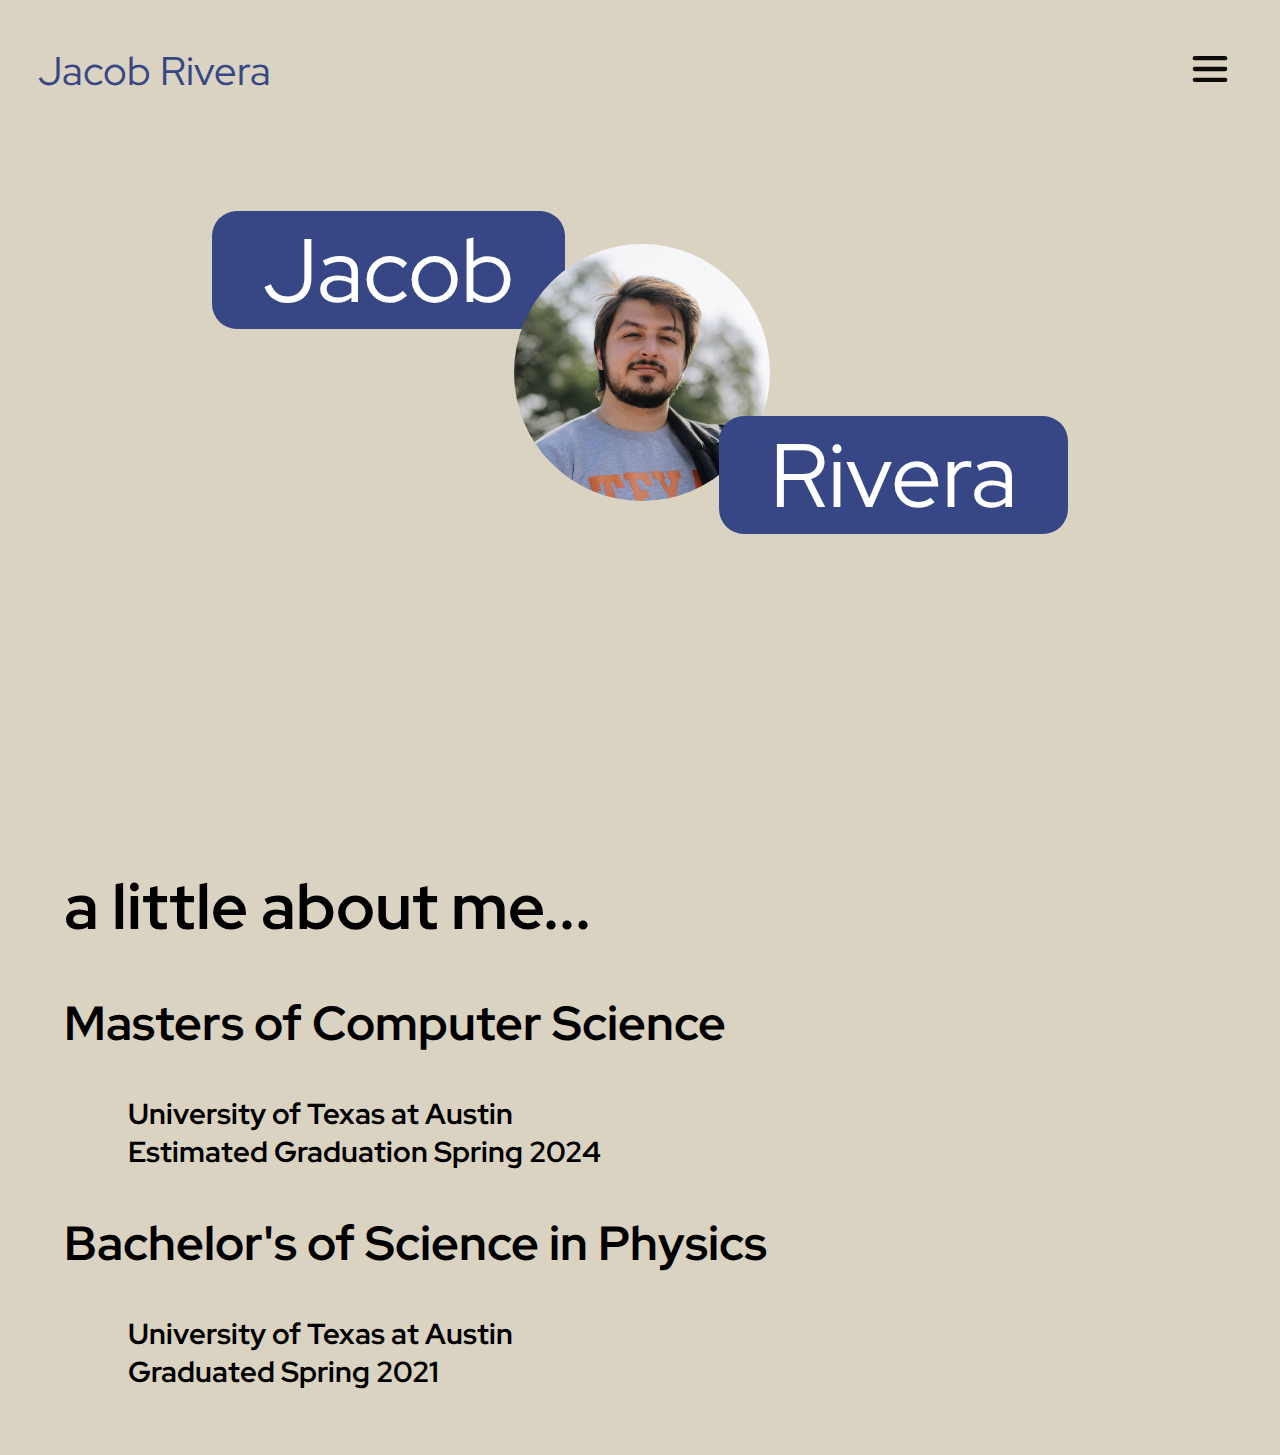
<file: index.html>
<!DOCTYPE html>
<html lang="en">
  <head>
    <meta charset="UTF-8">
    <meta name="viewport" content="width=device-width, initial-scale=1.0">
    <meta http-equiv="X-UA-Compatible" content="ie=edge">
    <title>Jacob Rivera</title>
    <link rel="stylesheet" href="style.css">
    <script src="index.js"></script>
    <link rel="preconnect" href="https://fonts.googleapis.com">
    <link rel="preconnect" href="https://fonts.gstatic.com" crossorigin>
    <link href="https://fonts.googleapis.com/css2?family=Red+Hat+Display:wght@600&display=swap" rel="stylesheet">
    <script async src="https://basicons.xyz/embed.js"> </script>
</head>

 <body>
    <div class="header">
        <div class="header-left">
            Jacob Rivera
        </div>
        <div class="header-right">

            <button id="menu-button" onclick="openNav()">
                <img src="./images/icons/MenuHambuger.svg" alt="Menu icon" id="menu-icon" />

            </button>
            <!-- <img src="./images/icons/icons8-menu-rounded-ios-16-filled-96.png" alt="Menu icon" id="menu-icon"> -->

            <!-- <ul class="list">
                <li><a href="index.html">header link one</a></li>
                <li><a href="index.html">header link two</a></li>
                <li><a href="index.html">header link three</a></li>
            </ul> -->
        </div>

    </div>

    <div id="mySidenav" class="sidenav">
        <a href="javascript:void(0)" class="closebtn" onclick="closeNav()">&times;</a>
        <a href="#">Resume/CV</a>
        <a href="#">Projects</a>
    </div>


    <div class="intro" id="big-name">
        <div class="intro-side" id="name-left">
            <span class = "intro-name">Jacob</span>
        </div>
        <!-- <div class="intro-mid"> -->
            <img src="./images/jacob1.png" alt="A picture of Jacob Rivera" id="selfie">
        <!-- </div> -->
        <div class = "intro-side" id="name-right">
            <span class = "intro-name">Rivera</span>
        </div>


    </div>

    <!-- <div class="intr" id="name">
        <div class="intro-left">
            <h1>Hi, I'm Jacob!</h1>
            <h3>and thanks for visiting! Here you will find all about me! I have a little about myself down below, but you can find my resume, personal projects, and other stuff at the top of the page! </h3>
        </div>

        <div class = "intro-right">
            <img src="./images/jacob1.png" alt="A picture of Jacob Rivera" id="selfi">


        </div>


    </div> -->

    <div class="about_me" id="about_me">
        <h1>a little about me...</h1>
        <div class = "education">
            <h2>Masters of Computer Science</h2>
            <span class="one-tab">
                <h3>University of Texas at Austin</h3>
            <h3>Estimated Graduation Spring 2024</h3>
            </span>

            <h2>Bachelor's of Science in Physics</h2>
            <span class="one-tab">
                <h3>University of Texas at Austin</h3>
            <h3>Graduated Spring 2021</h3>
            </span>
        </div>

    </div>

    <div>

        


    </div>


        <!-- <div class="belowHeader">
            <div class="left-below-header">
                <div class="hero-main-text">
                    This website is awesome
                </div>
                <div class="hero-second-text">
                    This website has some subtext that goes here under the main title. It's a smaller font and the color is lower contrast.
                </div>
                <button>Sign up</button>
            </div>

            <div class="right-below-header">
                this is a placeholder for an image
                <img src="./images/axolotl.jpeg" alt="A picture of an axolotl" id="axolotl"> -->


  </body>
</html>
</file>
<file: style.css>
body {
    margin: 0px 0px 0px 0px;

    /* font-family:'Roboto Light', 'Roboto Medium', 'Roboto'; */
    background-color: #A8D0E6;

    color:white;
    font-family: 'Red Hat Display', sans-serif;
    background: rgb(218,211,194);
    /* linear-gradient(#A8D0E6 100vh, #A8D0E6, #24305E 100% ); */
}



.header {
    /* width:75%; */
    margin: 2% 2% 2% 2%;

    display: flex;
    justify-content:space-between;
    margin-bottom: 30px;
    color: #374785;
    height: 10vh;
    /* background-color: 	#A8D0E6; */
    /* width:75%; */
    /* padding-bottom: 100px; */
    /* gap: 30px; */
}

.header-left {
    display: flex;
    justify-content: flex-start;
    align-items: center;
    padding: 1%;
    font-size: 250%;
}

.header-right {
    display: flex;
    justify-content: flex-end;
    align-items: center;
    padding: 1%;
}

#menu-icon {
    width: 1%;
    height: auto;
}


h1 {
    /* text-size-adjust: 100px; */
    font-size: 400%;
}
h2 {
    font-size: 300%;
}

h3{
    font-size: 180%;
}


.intro {
    padding: 5% 10% 10% 10%;
    display:flex;
    align-items: center;
    justify-content:center;
    /* margin-top: 10%;
    margin-left: 10%;
    margin-right: 10%;
    margin-bottom: 15%; */
    /* background-color: white; */
    margin-bottom: 10%;
}

#big-name {
    display: flex;
    justify-content: center;
    margin-top: 5%;
}

/* .intro-left {
    text-align: center;
    background-color: #a1ced7;
    width: 30%;
    height: 10%
} */
.intro-mid {
    display:flex;
    align-items: center;
    justify-content: center;
}
.intro-side{
    /* max-width: 30%; */
    /* margin: 5%; */
    background-color: #374785;
    border-radius: 25px;
    width: auto;
    /* min-width: 10%; */
    height: auto;
    text-align: center;
    padding-left: 2vw;
    padding-right: 2vw;

    position:relative;
}

#name-left {
    bottom: 8vw;
    left: 4vw;
    z-index:-1;
}
#name-right {
    top: 8vw;
    right: 4vw;
}
.intro-name {
    font-size: 7vw;
    padding: 2vw;
}

#selfie {
    width:25%;
    height:auto;
    border-radius: 50%;

}

img {
    max-width: 100%;
    height: auto;
}


#menu-button {
    /* border: none;
    /* color: black; */
    /* padding: 15px 32px; */
    text-align: center;
    text-decoration: none;
    display: inline-block;
    border: none;
    cursor: pointer;
    appearance: none;
    background-color: inherit;

    width: 5vw;
    height: auto;

}


#menu-button img {
    width: 100%;
    height: auto;
  }



/* The side navigation menu */
.sidenav {
    height: 100%; /* 100% Full-height */
    width: 0; /* 0 width - change this with JavaScript */
    position: fixed; /* Stay in place */
    z-index: 1; /* Stay on top */
    top: 0; /* Stay at the top */
    right: 0;
    background-color: #111; /* Black*/
    overflow-x: hidden; /* Disable horizontal scroll */
    padding-top: 60px; /* Place content 60px from the top */
    transition: 0.5s; /* 0.5 second transition effect to slide in the sidenav */
    opacity: 90%;
}
  
  /* The navigation menu links */
  .sidenav a {
    padding: 8px 8px 8px 32px;
    text-decoration: none;
    font-size: 25px;
    color: #818181;
    display: block;
    transition: 0.3s;
    opacity: 100%;
  }
  
  /* When you mouse over the navigation links, change their color */
  .sidenav a:hover {
    color: #f1f1f1;
    opacity: 100%;

  }
  
  /* Position and style the close button (top right corner) */
  .sidenav .closebtn {
    position: absolute;
    top: 0;
    left: 0;
    bottom: 1%;
    font-size: 36px;
    margin-right: 50px;
  }
  
  /* Style page content - use this if you want to push the page content to the right when you open the side navigation */
  #main {
    transition: margin-left .5s;
    padding: 20px;
  }
  
  /* On smaller screens, where height is less than 450px, change the style of the sidenav (less padding and a smaller font size) */
  @media screen and (max-height: 450px) {
    .sidenav {padding-top: 15px;}
    .sidenav a {font-size: 18px;}
  }
/* Keeping above */




/* Body below pic and name */


.about_me {
    /* height: 100vh; */
    /* width: 50vw; */
    /* background-color: #374785; */
    /* display: flex; */
    /* background: linear-gradient(#A8D0E6, 20%, #374785 100% ); */
    /* background: linear-gradient(red 0%, orange 25%, yellow 50%, green 75%, blue 100%); */
    /* background-color: linear-gradient(#10416b, black);  */
    color: black;
    /* background-color: white; */
    /* margin: 0px 0px 0px 0px; */
    padding: 5% 5% 5% 5%;

}

.about_me h3 {
    margin: 0%;
}

.one-tab{
    display: inline-block;
    margin-left: 4em;
}






.hero {
    color: white;
    background-color: #a1ced7;
    margin: 0;
    display:flex;
    flex-direction: column;
    align-items: center;
    
}



.header-logo {
    color: #F9FAF8;
    font-size: 24px;
    display: flex;
    justify-content: center;
    align-items: center;
}

.hero-main-text{
    color: #F9FAF8;
    font-size: 48px;
    font-weight: bolder;
    padding-bottom: 8px;
}

.hero-second-text{
    color: #E5E7EB;
    font-size: 18px;
    padding-top: 8px;
    padding-bottom: 10px;
    margin-bottom: 10px;

}

/* ul {
    list-style-type: none;
    display:flex;
    flex-direction: row;
  } */

a {
    text-decoration: none;
    color: #E5E7EB;
}

.list {
    display: flex;
    gap: 16px;
}



.belowHeader {
    display: flex;
    justify-content: center;
    width:75%;
    padding-bottom: 100px;
    gap: 30px;
}

#axolotl {
    min-width: 15%;
    max-width: 100%;
    height: auto;
}

.left-below-header {
    padding-right: 8px;
    display: flex;
    flex-direction: column;
    flex: 1;
}

.right-below-header {
    display: flex;
    flex: 1;
    justify-content: center;
    align-items: center;
    background-color: gray;
}

/* button {
    color: white;
    background-color: #3882F6;
    width: 4.5em;
    height:1.5em;
    border:0;
    border-radius: 4px;
    font-size: 18px;
} */

.info-section {
    display: flex;
    flex-direction: column;
    align-items: center;
    padding-top: 50px;
    padding-bottom: 50px;
}

.info-header {
    font-weight: bolder;
    color: #1F2937;
    font-size: 36px;
    margin-bottom: 50px;;
}

.cards-row {
    display: flex;
    flex-direction: row;
    align-items: center;
    justify-content: center;
    gap: 20px;
}

.card {
    display: flex;
    flex-direction: column;
    width:12%;
    align-items: center;
    justify-content: center;
    text-align: center;
    padding: 10px;
    gap: 10px;
}

.block {
    display: inline-block;
    width: 100%;
    padding-top: 100%;
    background-color: white;
    border-style: solid;
    border-width: 3px;
    border-color: #3882F6;
    border-radius: 10px;
}

.quote-section {
    background-color: #E5E7EB;
    display: flex;
    flex-direction: column;
    padding: 5% 20% 5% 20%;
    

}

.quote {
    font-size: 36px;
    color: #1F2937;
    font-style: italic;
    font-weight:lighter;

}

.author {
    margin-left:auto;
    font-size: 20px;
    font-weight: bold;
}

.modal-section {
    display: flex;
    justify-content: center;
    align-items: center;
}
.modal {
    width: 75%;
    /* padding-top: 25%; */
    background-color: #3882F6;
    color:white;
    margin-top: 8%;
    margin-bottom: 8%;
    display: flex;
    justify-content: space-between;
    align-items: center;
    padding: 70px;
    border-radius: 8px;
}

.right-modal {
    margin-left: 20px;
}

.title-modal {
    color: #F9FAF8;
    font-size: 32px;
    font-weight: bolder;
    padding-bottom: 10px;

}

.text-modal {
    color:#E5E7EB;
    font-size: 20px;
    font-weight: lighter;
}


.footer {
    background-color: #1F2937;
    color: #E5E7EB;
    display: flex;
    justify-content: center;
    align-items: center;
    padding-top: 30px;
    padding-bottom: 30px;
}
</file>
